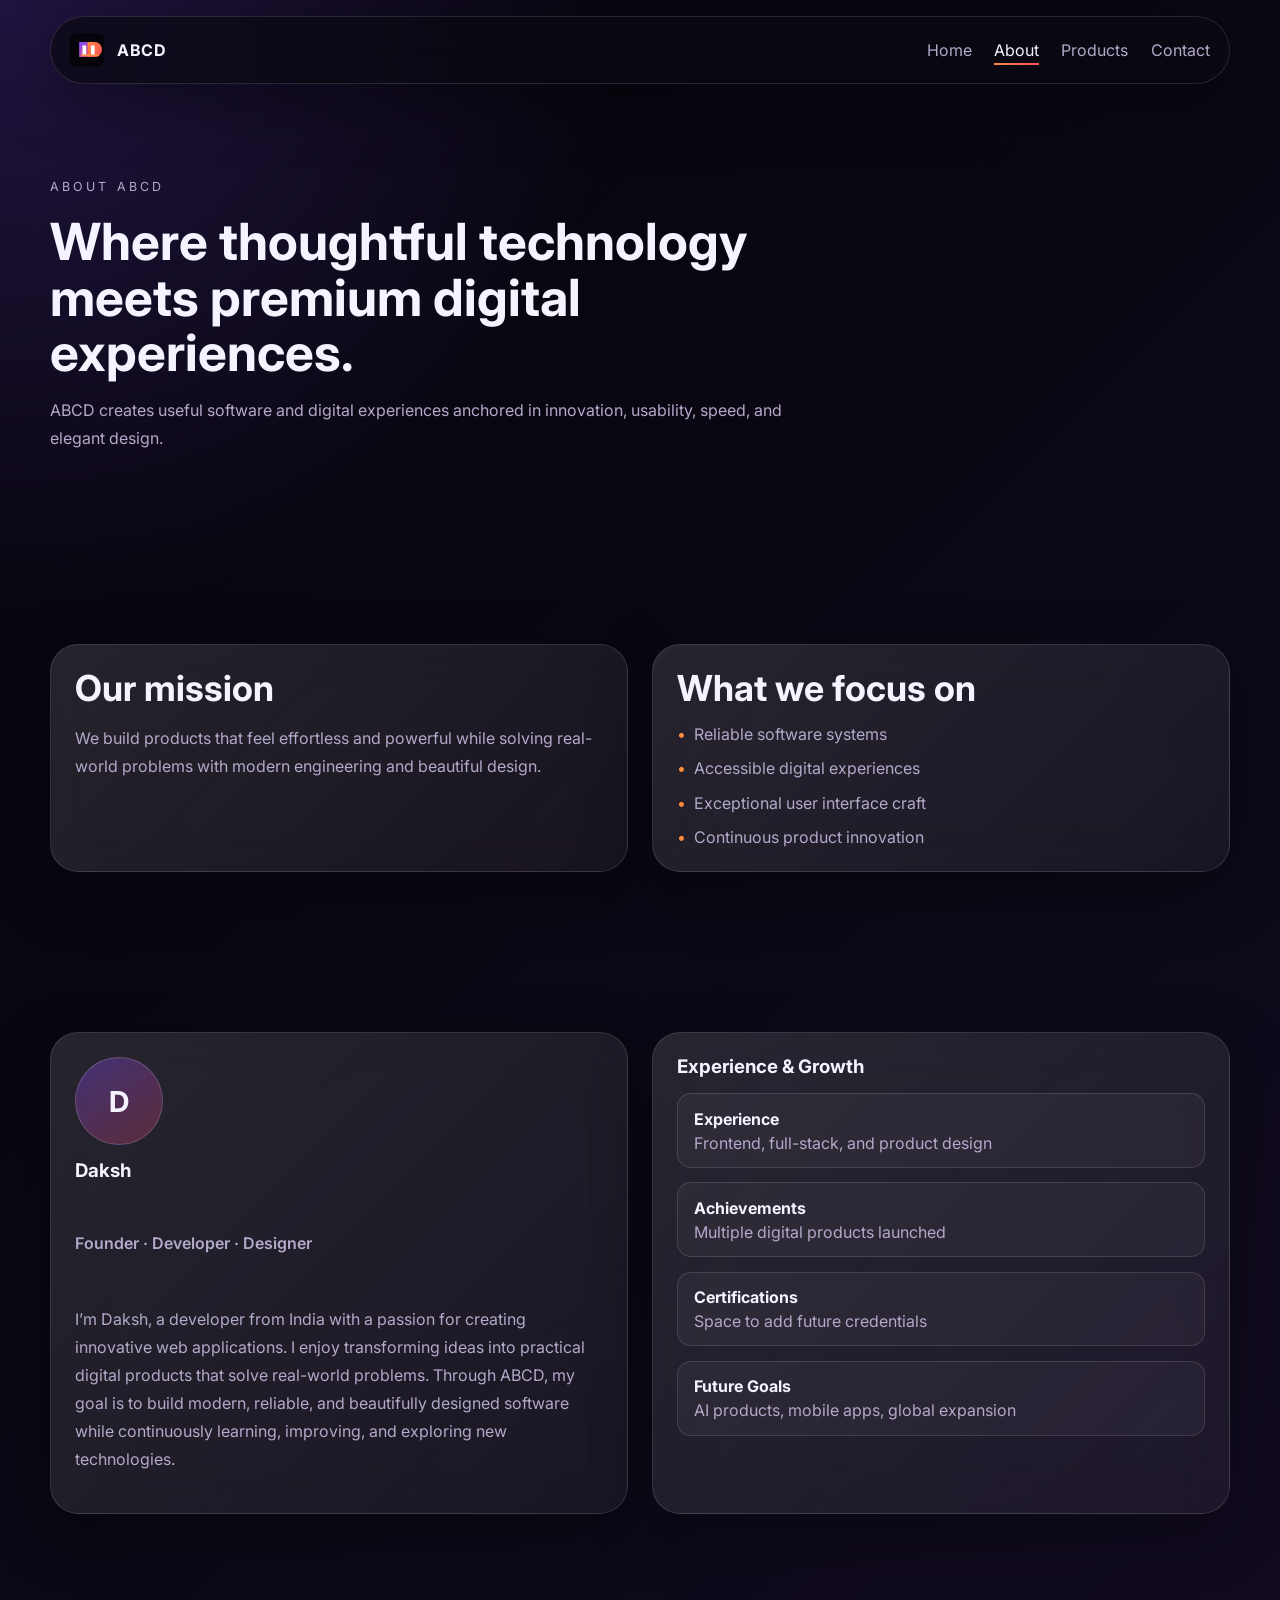
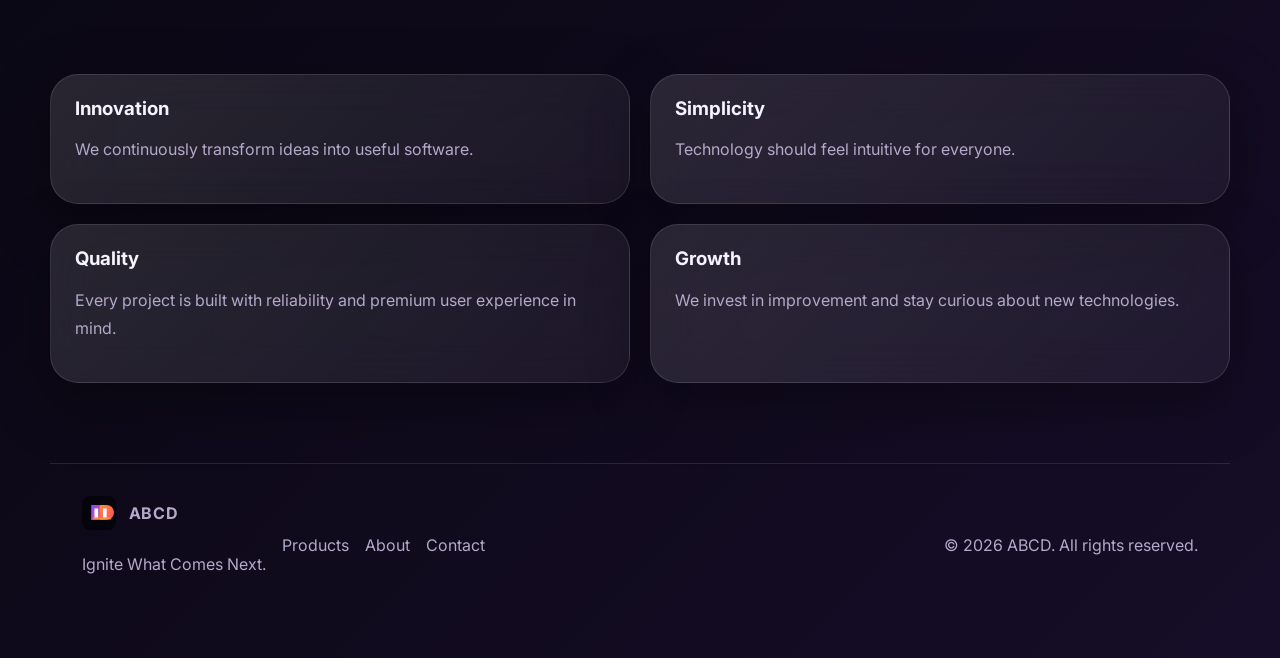
<file: about.html>
<!DOCTYPE html>
<html lang="en">
  <head>
    <meta charset="UTF-8" />
    <meta name="viewport" content="width=device-width, initial-scale=1.0" />
    <title>About ABCD | Premium Software Company</title>
    <meta
      name="description"
      content="Learn about ABCD, the premium software company building elegant digital products and intelligent experiences."
    />
    <meta property="og:title" content="About ABCD | Premium Software Company" />
    <meta property="og:type" content="website" />
    <meta property="og:url" content="https://abcdisfree.github.io/ABCD/about.html" />
    <link rel="canonical" href="https://abcdisfree.github.io/ABCD/about.html" />
    <link rel="icon" href="images/logo.svg" type="image/svg+xml" />
    <link rel="preconnect" href="https://fonts.googleapis.com" />
    <link rel="preconnect" href="https://fonts.gstatic.com" crossorigin />
    <link
      href="https://fonts.googleapis.com/css2?family=Inter:wght@400;500;600;700;800&display=swap"
      rel="stylesheet"
    />
    <link rel="stylesheet" href="css/style.css" />
    <link rel="stylesheet" href="css/animations.css" />
    <link rel="stylesheet" href="css/responsive.css" />
  </head>
  <body>
    <div class="page-loader" aria-hidden="true">
      <div class="loader-ring">
        <img src="images/logo.svg" alt="ABCD logo" />
      </div>
    </div>

    <header class="site-header" id="top">
      <a class="brand" href="index.html" aria-label="ABCD home">
        <img src="images/logo.svg" alt="ABCD logo" />
        <span>ABCD</span>
      </a>
      <button class="nav-toggle" aria-label="Toggle navigation" aria-expanded="false">
        <span></span><span></span><span></span>
      </button>
      <nav class="site-nav" aria-label="Primary">
        <a href="index.html">Home</a>
        <a href="about.html" class="active">About</a>
        <a href="products.html">Products</a>
        <a href="contact.html">Contact</a>
      </nav>
    </header>

    <main>
      <section class="page-hero section">
        <div class="section-heading reveal">
          <p class="eyebrow">About ABCD</p>
          <h1>Where thoughtful technology meets premium digital experiences.</h1>
          <p>
            ABCD creates useful software and digital experiences anchored in innovation, usability, speed, and elegant design.
          </p>
        </div>
      </section>

      <section class="section about-company-section">
        <div class="split-grid">
          <div class="glass-card reveal">
            <h2>Our mission</h2>
            <p>We build products that feel effortless and powerful while solving real-world problems with modern engineering and beautiful design.</p>
          </div>
          <div class="glass-card reveal">
            <h2>What we focus on</h2>
            <ul class="feature-list">
              <li>Reliable software systems</li>
              <li>Accessible digital experiences</li>
              <li>Exceptional user interface craft</li>
              <li>Continuous product innovation</li>
            </ul>
          </div>
        </div>
      </section>

      <section class="section founder-section" id="founder">
        <div class="founder-grid">
          <div class="glass-card founder-card reveal">
            <div class="founder-avatar">D</div>
            <h3>Daksh</h3>
            <p class="founder-role">Founder · Developer · Designer</p>
            <p>
              I’m Daksh, a developer from India with a passion for creating innovative web applications. I enjoy transforming ideas into practical digital products that solve real-world problems. Through ABCD, my goal is to build modern, reliable, and beautifully designed software while continuously learning, improving, and exploring new technologies.
            </p>
          </div>
          <div class="glass-card reveal">
            <h3>Experience &amp; Growth</h3>
            <div class="timeline-card">
              <div class="timeline">
                <div><strong>Experience</strong><span>Frontend, full-stack, and product design</span></div>
                <div><strong>Achievements</strong><span>Multiple digital products launched</span></div>
                <div><strong>Certifications</strong><span>Space to add future credentials</span></div>
                <div><strong>Future Goals</strong><span>AI products, mobile apps, global expansion</span></div>
              </div>
            </div>
          </div>
        </div>
      </section>

      <section class="section philosophy-section">
        <div class="card-grid">
          <article class="glass-card philosophy-card reveal"><h3>Innovation</h3><p>We continuously transform ideas into useful software.</p></article>
          <article class="glass-card philosophy-card reveal"><h3>Simplicity</h3><p>Technology should feel intuitive for everyone.</p></article>
          <article class="glass-card philosophy-card reveal"><h3>Quality</h3><p>Every project is built with reliability and premium user experience in mind.</p></article>
          <article class="glass-card philosophy-card reveal"><h3>Growth</h3><p>We invest in improvement and stay curious about new technologies.</p></article>
        </div>
      </section>
    </main>

    <footer class="site-footer">
      <div class="footer-brand">
        <a class="brand" href="index.html">
          <img src="images/logo.svg" alt="ABCD logo" />
          <span>ABCD</span>
        </a>
        <p>Ignite What Comes Next.</p>
      </div>
      <div class="footer-links">
        <a href="products.html">Products</a>
        <a href="about.html">About</a>
        <a href="contact.html">Contact</a>
      </div>
      <p class="copyright">© 2026 ABCD. All rights reserved.</p>
    </footer>

    <script src="js/script.js"></script>
    <script src="js/animations.js"></script>
  </body>
</html>
</file>
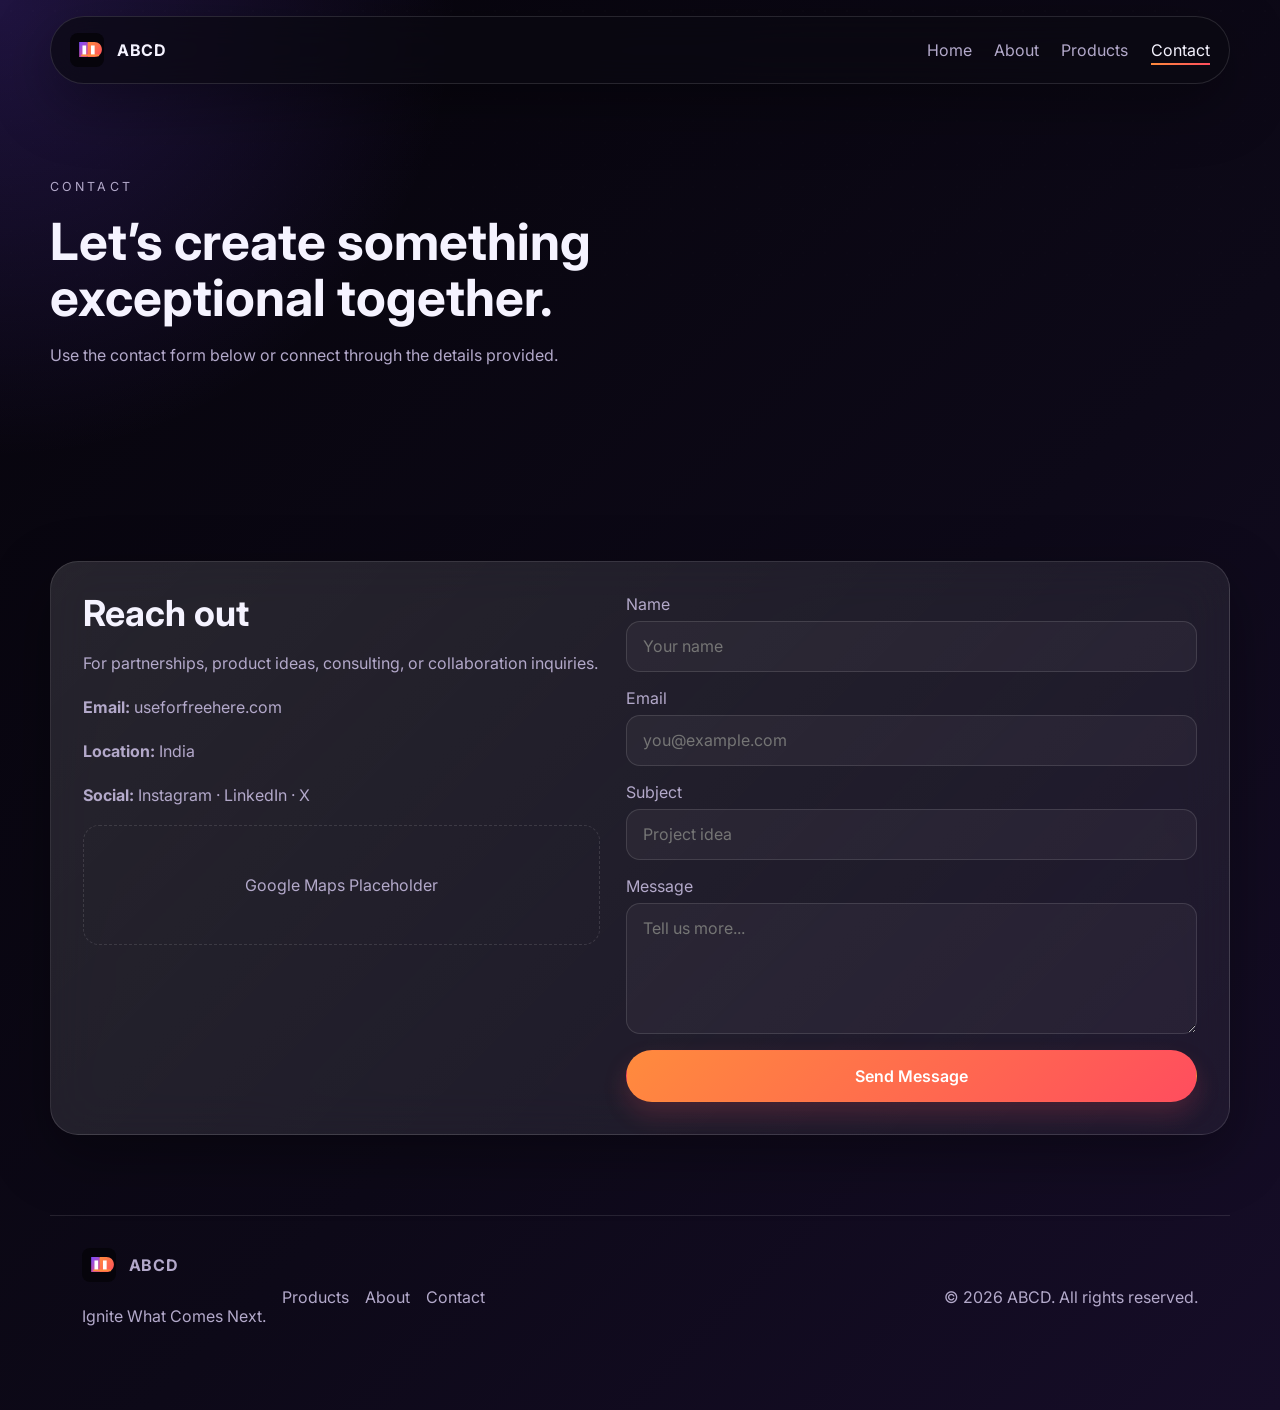
<file: contact.html>
<!DOCTYPE html>
<html lang="en">
  <head>
    <meta charset="UTF-8" />
    <meta name="viewport" content="width=device-width, initial-scale=1.0" />
    <title>Contact ABCD | Premium Software Company</title>
    <meta name="description" content="Get in touch with ABCD for software partnerships, product ideas, and digital experiences." />
    <meta property="og:title" content="Contact ABCD | Premium Software Company" />
    <meta property="og:type" content="website" />
    <meta property="og:url" content="https://abcdisfree.github.io/ABCD/contact.html" />
    <link rel="canonical" href="https://abcdisfree.github.io/ABCD/contact.html" />
    <link rel="icon" href="images/logo.svg" type="image/svg+xml" />
    <link rel="preconnect" href="https://fonts.googleapis.com" />
    <link rel="preconnect" href="https://fonts.gstatic.com" crossorigin />
    <link
      href="https://fonts.googleapis.com/css2?family=Inter:wght@400;500;600;700;800&display=swap"
      rel="stylesheet"
    />
    <link rel="stylesheet" href="css/style.css" />
    <link rel="stylesheet" href="css/animations.css" />
    <link rel="stylesheet" href="css/responsive.css" />
  </head>
  <body>
    <div class="page-loader" aria-hidden="true">
      <div class="loader-ring">
        <img src="images/logo.svg" alt="ABCD logo" />
      </div>
    </div>

    <header class="site-header" id="top">
      <a class="brand" href="index.html" aria-label="ABCD home">
        <img src="images/logo.svg" alt="ABCD logo" />
        <span>ABCD</span>
      </a>
      <button class="nav-toggle" aria-label="Toggle navigation" aria-expanded="false">
        <span></span><span></span><span></span>
      </button>
      <nav class="site-nav" aria-label="Primary">
        <a href="index.html">Home</a>
        <a href="about.html">About</a>
        <a href="products.html">Products</a>
        <a href="contact.html" class="active">Contact</a>
      </nav>
    </header>

    <main>
      <section class="page-hero section">
        <div class="section-heading reveal">
          <p class="eyebrow">Contact</p>
          <h1>Let’s create something exceptional together.</h1>
          <p>Use the contact form below or connect through the details provided.</p>
        </div>
      </section>

      <section class="section">
        <div class="contact-shell glass-card reveal">
          <div class="contact-copy">
            <h2>Reach out</h2>
            <p>For partnerships, product ideas, consulting, or collaboration inquiries.</p>
            <div class="company-info">
              <p><strong>Email:</strong> useforfreehere.com</p>
              <p><strong>Location:</strong> India</p>
              <p><strong>Social:</strong> <a href="#">Instagram</a> · <a href="#">LinkedIn</a> · <a href="#">X</a></p>
            </div>
            <div class="map-placeholder">Google Maps Placeholder</div>
          </div>
          <form class="contact-form">
            <label>
              Name
              <input type="text" name="name" placeholder="Your name" />
            </label>
            <label>
              Email
              <input type="email" name="email" placeholder="you@example.com" />
            </label>
            <label>
              Subject
              <input type="text" name="subject" placeholder="Project idea" />
            </label>
            <label>
              Message
              <textarea name="message" rows="5" placeholder="Tell us more..."></textarea>
            </label>
            <button type="submit" class="btn btn-primary">Send Message</button>
          </form>
        </div>
      </section>
    </main>

    <footer class="site-footer">
      <div class="footer-brand">
        <a class="brand" href="index.html">
          <img src="images/logo.svg" alt="ABCD logo" />
          <span>ABCD</span>
        </a>
        <p>Ignite What Comes Next.</p>
      </div>
      <div class="footer-links">
        <a href="products.html">Products</a>
        <a href="about.html">About</a>
        <a href="contact.html">Contact</a>
      </div>
      <p class="copyright">© 2026 ABCD. All rights reserved.</p>
    </footer>

    <script src="js/script.js"></script>
    <script src="js/animations.js"></script>
  </body>
</html>
</file>
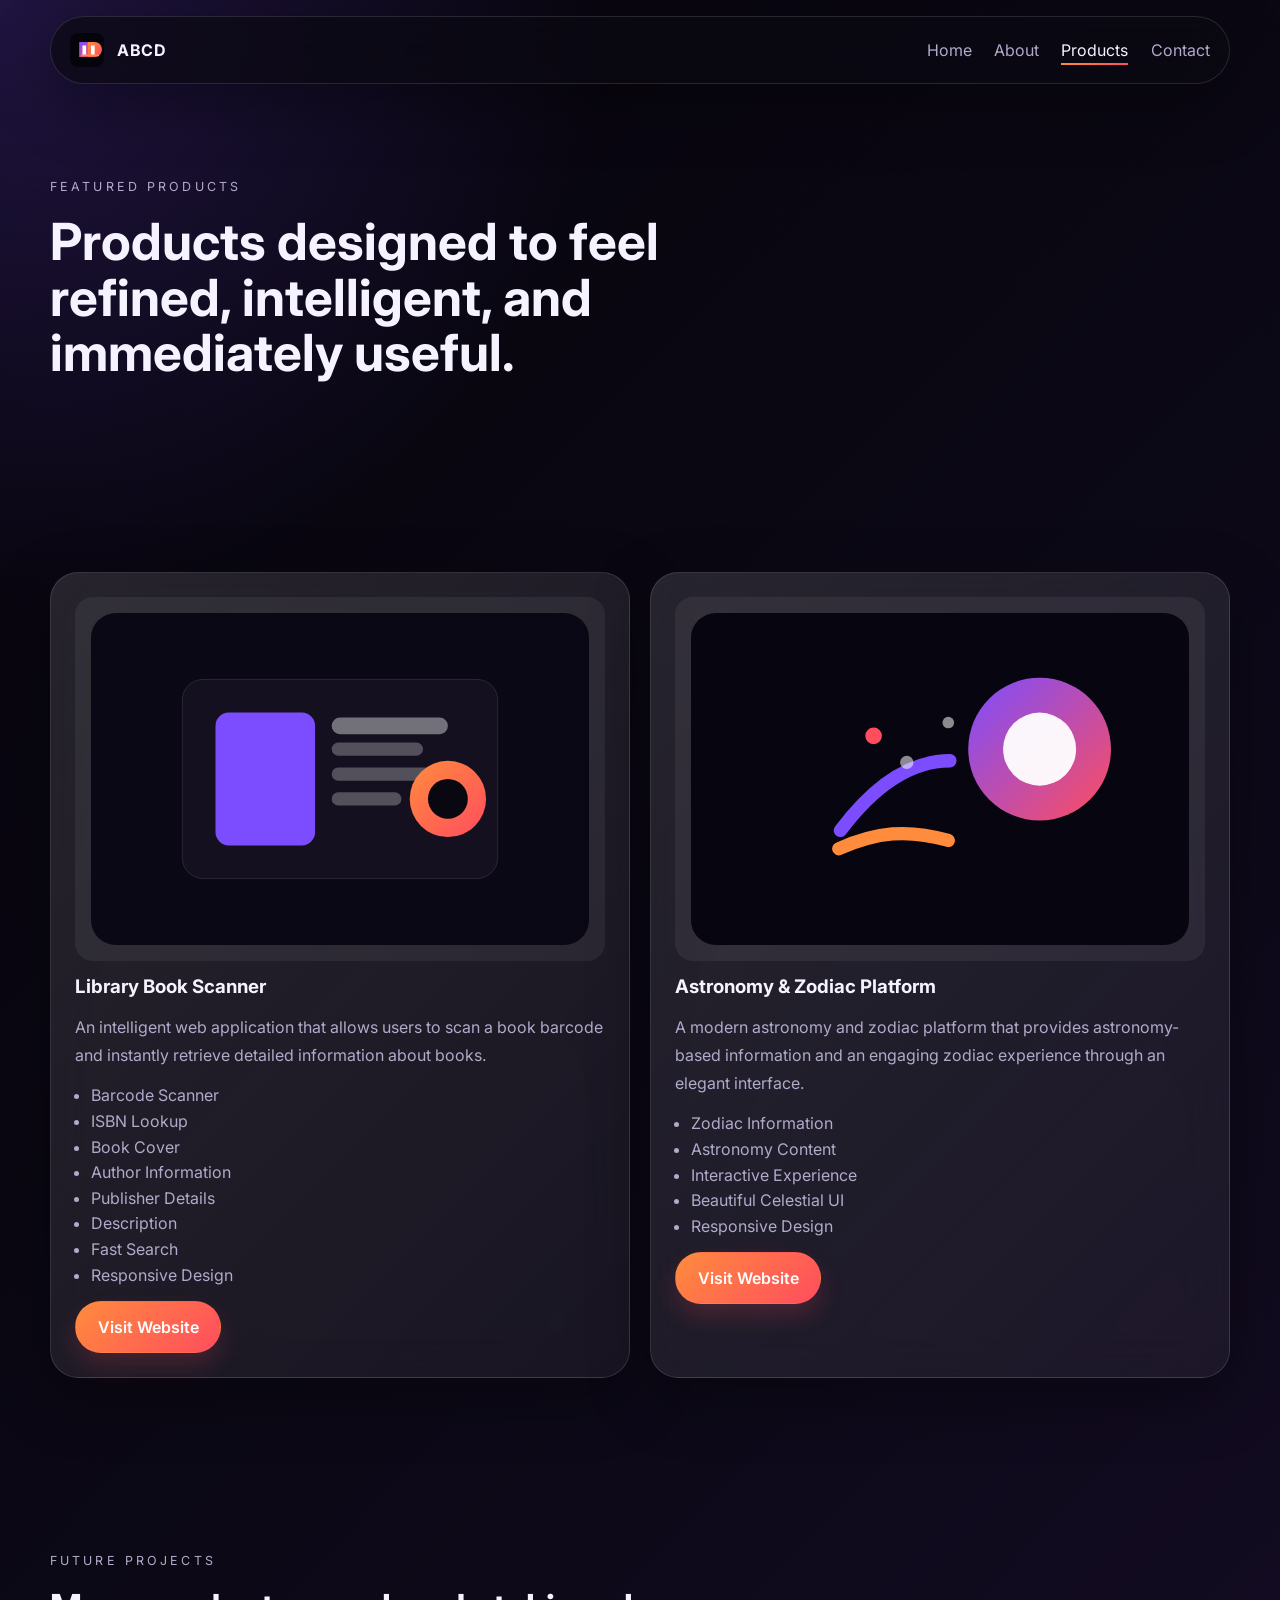
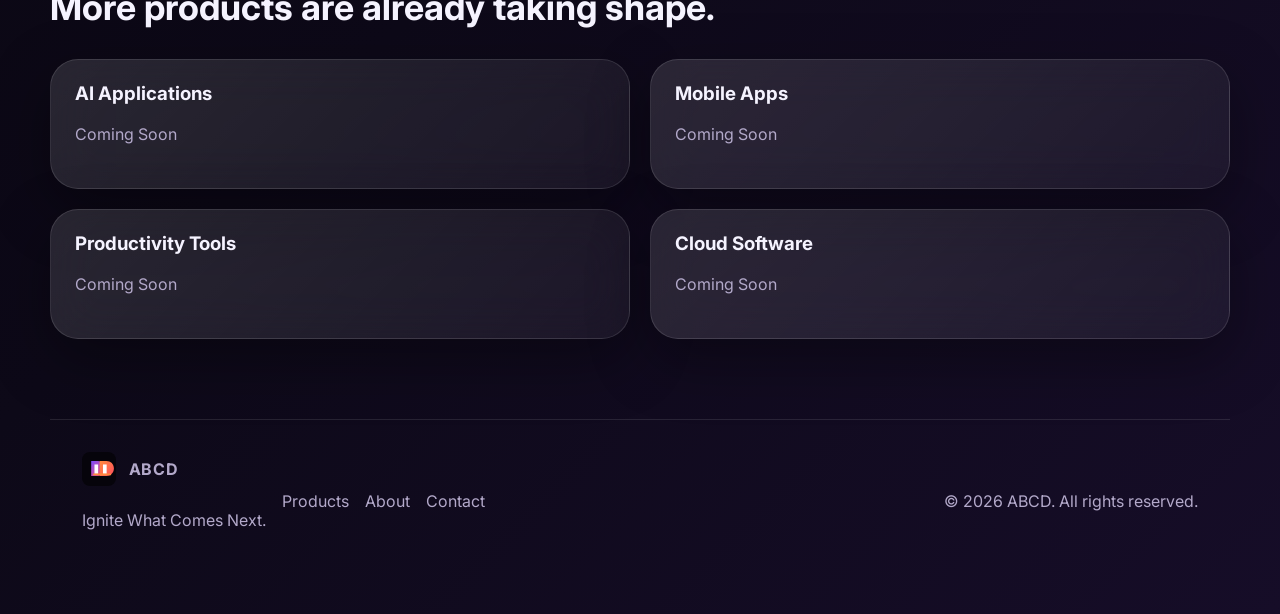
<file: products.html>
<!DOCTYPE html>
<html lang="en">
  <head>
    <meta charset="UTF-8" />
    <meta name="viewport" content="width=device-width, initial-scale=1.0" />
    <title>Products | ABCD</title>
    <meta name="description" content="Explore ABCD’s featured products and future-ready digital experiences." />
    <meta property="og:title" content="Products | ABCD" />
    <meta property="og:type" content="website" />
    <meta property="og:url" content="https://abcdisfree.github.io/ABCD/products.html" />
    <link rel="canonical" href="https://abcdisfree.github.io/ABCD/products.html" />
    <link rel="icon" href="images/logo.svg" type="image/svg+xml" />
    <link rel="preconnect" href="https://fonts.googleapis.com" />
    <link rel="preconnect" href="https://fonts.gstatic.com" crossorigin />
    <link
      href="https://fonts.googleapis.com/css2?family=Inter:wght@400;500;600;700;800&display=swap"
      rel="stylesheet"
    />
    <link rel="stylesheet" href="css/style.css" />
    <link rel="stylesheet" href="css/animations.css" />
    <link rel="stylesheet" href="css/responsive.css" />
  </head>
  <body>
    <div class="page-loader" aria-hidden="true">
      <div class="loader-ring">
        <img src="images/logo.svg" alt="ABCD logo" />
      </div>
    </div>

    <header class="site-header" id="top">
      <a class="brand" href="index.html" aria-label="ABCD home">
        <img src="images/logo.svg" alt="ABCD logo" />
        <span>ABCD</span>
      </a>
      <button class="nav-toggle" aria-label="Toggle navigation" aria-expanded="false">
        <span></span><span></span><span></span>
      </button>
      <nav class="site-nav" aria-label="Primary">
        <a href="index.html">Home</a>
        <a href="about.html">About</a>
        <a href="products.html" class="active">Products</a>
        <a href="contact.html">Contact</a>
      </nav>
    </header>

    <main>
      <section class="page-hero section">
        <div class="section-heading reveal">
          <p class="eyebrow">Featured Products</p>
          <h1>Products designed to feel refined, intelligent, and immediately useful.</h1>
        </div>
      </section>

      <section class="section">
        <div class="card-grid product-grid">
          <article class="glass-card product-card reveal">
            <img src="images/products/library.svg" alt="Library Book Scanner illustration" />
            <h3>Library Book Scanner</h3>
            <p>An intelligent web application that allows users to scan a book barcode and instantly retrieve detailed information about books.</p>
            <ul>
              <li>Barcode Scanner</li>
              <li>ISBN Lookup</li>
              <li>Book Cover</li>
              <li>Author Information</li>
              <li>Publisher Details</li>
              <li>Description</li>
              <li>Fast Search</li>
              <li>Responsive Design</li>
            </ul>
            <div class="card-actions">
              <a href="https://abcdisfree.github.io/library/" target="_blank" rel="noreferrer" class="btn btn-primary">Visit Website</a>
            </div>
          </article>

          <article class="glass-card product-card reveal">
            <img src="images/products/astronomy.svg" alt="Astronomy and zodiac platform illustration" />
            <h3>Astronomy &amp; Zodiac Platform</h3>
            <p>A modern astronomy and zodiac platform that provides astronomy-based information and an engaging zodiac experience through an elegant interface.</p>
            <ul>
              <li>Zodiac Information</li>
              <li>Astronomy Content</li>
              <li>Interactive Experience</li>
              <li>Beautiful Celestial UI</li>
              <li>Responsive Design</li>
            </ul>
            <div class="card-actions">
              <a href="https://abcdisfree.github.io/zodiac/" target="_blank" rel="noreferrer" class="btn btn-primary">Visit Website</a>
            </div>
          </article>
        </div>
      </section>

      <section class="section future-section">
        <div class="section-heading reveal">
          <p class="eyebrow">Future Projects</p>
          <h2>More products are already taking shape.</h2>
        </div>
        <div class="card-grid future-grid">
          <article class="glass-card future-card reveal"><h3>AI Applications</h3><p>Coming Soon</p></article>
          <article class="glass-card future-card reveal"><h3>Mobile Apps</h3><p>Coming Soon</p></article>
          <article class="glass-card future-card reveal"><h3>Productivity Tools</h3><p>Coming Soon</p></article>
          <article class="glass-card future-card reveal"><h3>Cloud Software</h3><p>Coming Soon</p></article>
        </div>
      </section>
    </main>

    <footer class="site-footer">
      <div class="footer-brand">
        <a class="brand" href="index.html">
          <img src="images/logo.svg" alt="ABCD logo" />
          <span>ABCD</span>
        </a>
        <p>Ignite What Comes Next.</p>
      </div>
      <div class="footer-links">
        <a href="products.html">Products</a>
        <a href="about.html">About</a>
        <a href="contact.html">Contact</a>
      </div>
      <p class="copyright">© 2026 ABCD. All rights reserved.</p>
    </footer>

    <script src="js/script.js"></script>
    <script src="js/animations.js"></script>
  </body>
</html>
</file>
<file: css/style.css>
:root {
  --bg: #06040b;
  --bg-soft: rgba(255, 255, 255, 0.04);
  --text: #f5f3ff;
  --muted: #b3a9ca;
  --purple: #7c4dff;
  --orange: #ff8b3d;
  --red: #ff4d5e;
  --line: rgba(255, 255, 255, 0.12);
  --shadow: 0 20px 60px rgba(0, 0, 0, 0.35);
  --radius-xl: 28px;
  --radius-lg: 22px;
  --radius-md: 16px;
  --container: min(1180px, calc(100% - 2rem));
}

* { box-sizing: border-box; }
html { scroll-behavior: smooth; }
body {
  margin: 0;
  font-family: 'Inter', sans-serif;
  color: var(--text);
  background: radial-gradient(circle at top left, rgba(124,77,255,0.22), transparent 24%),
              linear-gradient(135deg, #06040b 0%, #0d0918 58%, #160d28 100%);
  min-height: 100vh;
  overflow-x: hidden;
}

a { color: inherit; text-decoration: none; }
img { max-width: 100%; display: block; }
button, input, textarea { font: inherit; }

.page-loader {
  position: fixed;
  inset: 0;
  background: var(--bg);
  display: grid;
  place-items: center;
  z-index: 1000;
  transition: opacity 0.6s ease, visibility 0.6s ease;
}
.page-loader.hidden { opacity: 0; visibility: hidden; }
.loader-ring {
  width: 96px; height: 96px;
  border: 1px solid var(--line);
  border-top-color: var(--orange);
  border-right-color: var(--purple);
  border-radius: 50%;
  display: grid; place-items: center;
  animation: spin 1.2s linear infinite;
  box-shadow: 0 0 40px rgba(124,77,255,0.24);
}
.loader-ring img { width: 44px; }

.site-bg {
  position: fixed; inset: 0; pointer-events: none; z-index: -1; overflow: hidden;
}
.orb {
  position: absolute; border-radius: 50%; filter: blur(50px); opacity: 0.45; animation: float 10s ease-in-out infinite;
}
.orb-a { width: 320px; height: 320px; background: rgba(124,77,255,0.38); left: -8%; top: 8%; }
.orb-b { width: 240px; height: 240px; background: rgba(255,77,94,0.24); right: -6%; top: 20%; animation-delay: -3s; }
.orb-c { width: 280px; height: 280px; background: rgba(255,139,61,0.2); bottom: 6%; left: 10%; animation-delay: -6s; }

.site-header {
  position: sticky; top: 0; z-index: 90; display: flex; align-items: center; justify-content: space-between;
  width: min(1180px, calc(100% - 2rem)); margin: 1rem auto 0; padding: 1rem 1.2rem; border: 1px solid var(--line);
  border-radius: 999px; background: rgba(11, 9, 18, 0.7); backdrop-filter: blur(20px); box-shadow: var(--shadow);
  transition: transform 0.3s ease, background 0.3s ease;
}
.site-header.scrolled { transform: translateY(-8px); background: rgba(8, 6, 14, 0.9); }
.site-header.hidden { transform: translateY(-120%); }
.brand { display: inline-flex; align-items: center; gap: 0.8rem; font-weight: 700; letter-spacing: 0.04em; }
.brand img { width: 34px; }
.site-nav { display: flex; gap: 1.4rem; align-items: center; }
.site-nav a { color: var(--muted); transition: color 0.25s ease; position: relative; }
.site-nav a:hover, .site-nav a.active { color: var(--text); }
.site-nav a.active::after { content: ''; position: absolute; left: 0; bottom: -0.3rem; width: 100%; height: 2px; background: linear-gradient(90deg, var(--orange), var(--red)); }
.nav-toggle { display: none; background: none; border: 0; cursor: pointer; padding: 0.2rem; }
.nav-toggle span { display: block; width: 24px; height: 2px; background: var(--text); margin: 4px 0; border-radius: 999px; transition: transform 0.3s ease; }

.section { width: var(--container); margin: 0 auto; padding: 5rem 0; }
.hero { min-height: calc(100vh - 100px); display: grid; grid-template-columns: 1.1fr 0.9fr; align-items: center; gap: 2rem; padding-top: 3rem; }
.eyebrow { text-transform: uppercase; letter-spacing: 0.25em; font-size: 0.78rem; color: var(--orange); margin-bottom: 1rem; }
h1, h2, h3 { line-height: 1.08; margin: 0 0 1rem; }
h1 { font-size: clamp(2.4rem, 4vw, 4.4rem); max-width: 760px; }
h2 { font-size: clamp(1.8rem, 2.8vw, 2.8rem); }
.hero-subtitle, .section-heading p, .glass-card p, .contact-copy p, .footer-brand p { color: var(--muted); line-height: 1.75; }
.hero-actions { display: flex; flex-wrap: wrap; gap: 1rem; margin-top: 2rem; }
.btn { display: inline-flex; align-items: center; justify-content: center; padding: 0.95rem 1.35rem; border-radius: 999px; font-weight: 600; border: 1px solid transparent; transition: transform 0.25s ease, box-shadow 0.25s ease, border-color 0.25s ease; }
.btn:hover { transform: translateY(-2px); }
.btn-primary { background: linear-gradient(135deg, var(--orange), var(--red)); color: white; box-shadow: 0 12px 24px rgba(255, 77, 94, 0.18); }
.btn-secondary { background: rgba(255,255,255,0.06); border-color: var(--line); color: var(--text); }
.hero-badges { display: flex; gap: 0.75rem; flex-wrap: wrap; margin-top: 1.6rem; }
.hero-badges span { border: 1px solid var(--line); padding: 0.55rem 0.8rem; border-radius: 999px; color: var(--muted); font-size: 0.92rem; }
.hero-visual { position: relative; min-height: 460px; display: grid; place-items: center; }
.glass-card {
  background: linear-gradient(135deg, rgba(255,255,255,0.12), rgba(255,255,255,0.05));
  border: 1px solid rgba(255,255,255,0.12);
  box-shadow: var(--shadow);
  backdrop-filter: blur(24px);
  border-radius: var(--radius-xl);
}
.hero-panel { padding: 2rem; width: 100%; max-width: 520px; }
.hero-panel img { width: 100%; min-height: 320px; object-fit: cover; border-radius: 24px; }
.floating-card {
  position: absolute; background: rgba(10, 8, 18, 0.82); border: 1px solid var(--line); border-radius: 18px; padding: 0.95rem 1rem; min-width: 180px; backdrop-filter: blur(20px); box-shadow: var(--shadow); animation: float 6s ease-in-out infinite;
}
.floating-card strong { display: block; margin-bottom: 0.25rem; }
.floating-card span { color: var(--muted); font-size: 0.9rem; }
.card-top { top: 6%; right: -2%; }
.card-bottom { bottom: 10%; left: -4%; animation-delay: -2s; }
.scroll-indicator { position: absolute; left: 50%; bottom: 1rem; transform: translateX(-50%); display: flex; flex-direction: column; align-items: center; gap: 0.6rem; color: var(--muted); font-size: 0.8rem; }
.mouse { width: 28px; height: 44px; border: 1px solid var(--line); border-radius: 999px; position: relative; }
.mouse span { position: absolute; left: 50%; top: 8px; width: 6px; height: 10px; background: linear-gradient(180deg, var(--orange), var(--red)); border-radius: 999px; transform: translateX(-50%); animation: scroll 1.8s infinite; }

.section-heading { max-width: 760px; margin-bottom: 2rem; }
.split-grid, .founder-grid { display: grid; gap: 1.5rem; grid-template-columns: repeat(2, minmax(0, 1fr)); }
.glass-card { padding: 1.5rem; }
.feature-list { list-style: none; padding: 0; margin: 0; display: grid; gap: 0.9rem; color: var(--muted); }
.feature-list li::before { content: '•'; color: var(--orange); margin-right: 0.5rem; }
.card-grid { display: grid; gap: 1.25rem; grid-template-columns: repeat(2, minmax(0, 1fr)); }
.philosophy-card, .feature-card, .future-card, .testimonial-card, .stat-card, .product-card { transition: transform 0.25s ease, border-color 0.25s ease, box-shadow 0.25s ease; }
.philosophy-card:hover, .feature-card:hover, .future-card:hover, .testimonial-card:hover, .stat-card:hover, .product-card:hover { transform: translateY(-6px); border-color: rgba(255,255,255,0.25); box-shadow: 0 24px 64px rgba(0,0,0,0.32); }
.product-card img { width: 100%; border-radius: 18px; margin-bottom: 1rem; background: rgba(255,255,255,0.06); padding: 1rem; }
.product-card ul { color: var(--muted); padding-left: 1rem; display: grid; gap: 0.35rem; margin: 1rem 0; }
.card-actions { display: flex; flex-wrap: wrap; gap: 0.8rem; margin-top: 1rem; }

.founder-card { display: flex; flex-direction: column; gap: 1rem; }
.founder-avatar { width: 88px; height: 88px; border-radius: 50%; display: grid; place-items: center; font-size: 1.8rem; font-weight: 700; background: linear-gradient(145deg, rgba(124,77,255,0.35), rgba(255,77,94,0.25)); border: 1px solid rgba(255,255,255,0.16); }
.founder-role { color: var(--orange); font-weight: 600; }
.founder-meta { display: flex; flex-wrap: wrap; gap: 0.7rem; margin-top: 1rem; }
.founder-meta span, .skill-tags span { border: 1px solid var(--line); color: var(--muted); padding: 0.45rem 0.75rem; border-radius: 999px; font-size: 0.92rem; }
.timeline { display: grid; gap: 0.9rem; }
.timeline > div { padding: 0.9rem 1rem; border: 1px solid var(--line); border-radius: 14px; background: rgba(255,255,255,0.04); }
.timeline strong { display: block; color: var(--text); margin-bottom: 0.25rem; }
.timeline span { color: var(--muted); }
.process-timeline { display: grid; grid-template-columns: repeat(6, minmax(0, 1fr)); gap: 0.9rem; }
.process-timeline > div { padding: 1rem; border-radius: 18px; background: linear-gradient(135deg, rgba(124,77,255,0.16), rgba(255,77,94,0.12)); border: 1px solid var(--line); text-align: center; font-weight: 600; }
.stats-grid { display: grid; gap: 1rem; grid-template-columns: repeat(5, minmax(0, 1fr)); }
.stat-card { text-align: center; }
.stat-card h3 { font-size: clamp(1.6rem, 2vw, 2.4rem); color: var(--orange); margin-bottom: 0.4rem; }
.contact-shell { display: grid; grid-template-columns: 0.95fr 1.05fr; gap: 1.6rem; padding: 2rem; }
.contact-form { display: grid; gap: 1rem; }
.contact-form label { display: grid; gap: 0.45rem; color: var(--muted); }
.contact-form input, .contact-form textarea {
  border: 1px solid var(--line); background: rgba(255,255,255,0.04); color: var(--text); border-radius: 14px; padding: 0.9rem 1rem; outline: none;
}
.contact-form input:focus, .contact-form textarea:focus { border-color: var(--orange); box-shadow: 0 0 0 2px rgba(255,139,61,0.18); }
.map-placeholder { margin-top: 1rem; padding: 1rem; border: 1px dashed var(--line); border-radius: 16px; color: var(--muted); min-height: 120px; display: grid; place-items: center; }
.site-footer { width: var(--container); margin: 0 auto 2rem; padding: 2rem; border-top: 1px solid rgba(255,255,255,0.1); display: flex; justify-content: space-between; align-items: center; gap: 1rem; flex-wrap: wrap; color: var(--muted); }
.footer-links { display: flex; gap: 1rem; flex-wrap: wrap; }
.copyright { margin-left: auto; }

.reveal { opacity: 0; transform: translateY(28px); transition: opacity 0.8s ease, transform 0.8s ease; }
.reveal.visible { opacity: 1; transform: translateY(0); }

@media (max-width: 960px) {
  .hero, .split-grid, .founder-grid, .contact-shell, .card-grid, .stats-grid, .process-timeline { grid-template-columns: 1fr; }
  .hero { min-height: auto; padding-bottom: 4rem; }
  .hero-visual { min-height: 360px; }
  .stats-grid { grid-template-columns: repeat(2, minmax(0, 1fr)); }
}

@media (max-width: 760px) {
  .site-header { border-radius: 24px; padding: 0.9rem 1rem; }
  .nav-toggle { display: block; }
  .site-nav {
    position: absolute; top: calc(100% + 0.75rem); right: 0; left: 0; flex-direction: column; align-items: flex-start; padding: 1rem; border: 1px solid var(--line); border-radius: 18px; background: rgba(7, 6, 12, 0.95); backdrop-filter: blur(14px); display: none; box-shadow: var(--shadow);
  }
  .site-nav.open { display: flex; }
  .section { padding: 4rem 0; }
  .hero { padding-top: 2rem; }
  .hero-actions { flex-direction: column; align-items: flex-start; }
  .floating-card { position: relative; top: auto; bottom: auto; left: auto; right: auto; margin-top: 1rem; }
  .hero-visual { display: flex; flex-direction: column; gap: 1rem; }
  .stats-grid { grid-template-columns: 1fr; }
  .site-footer { flex-direction: column; align-items: flex-start; }
  .copyright { margin-left: 0; }
}
</file>
<file: css/animations.css>
:root {
  --duration: 0.8s;
}

@keyframes spin {
  to { transform: rotate(360deg); }
}

@keyframes float {
  0%, 100% { transform: translateY(0px); }
  50% { transform: translateY(-12px); }
}

@keyframes scroll {
  0% { transform: translateX(-50%) translateY(0); opacity: 0; }
  40% { opacity: 1; }
  100% { transform: translateX(-50%) translateY(12px); opacity: 0; }
}

@keyframes pulseGlow {
  0%, 100% { box-shadow: 0 0 0 0 rgba(255, 139, 61, 0.12); }
  50% { box-shadow: 0 0 0 16px rgba(255, 139, 61, 0); }
}

.hero-panel, .glass-card:hover {
  animation: pulseGlow 4s ease-in-out infinite;
}

body::before {
  content: '';
  position: fixed;
  inset: 0;
  pointer-events: none;
  background-image: radial-gradient(rgba(255,255,255,0.08) 1px, transparent 1px);
  background-size: 22px 22px;
  mask-image: linear-gradient(180deg, rgba(0,0,0,0.75), transparent 85%);
  opacity: 0.2;
}
</file>
<file: css/responsive.css>
.container { width: min(1180px, calc(100% - 2rem)); margin: 0 auto; }

@media (min-width: 1400px) {
  .hero h1 { font-size: 5rem; }
}
</file>
